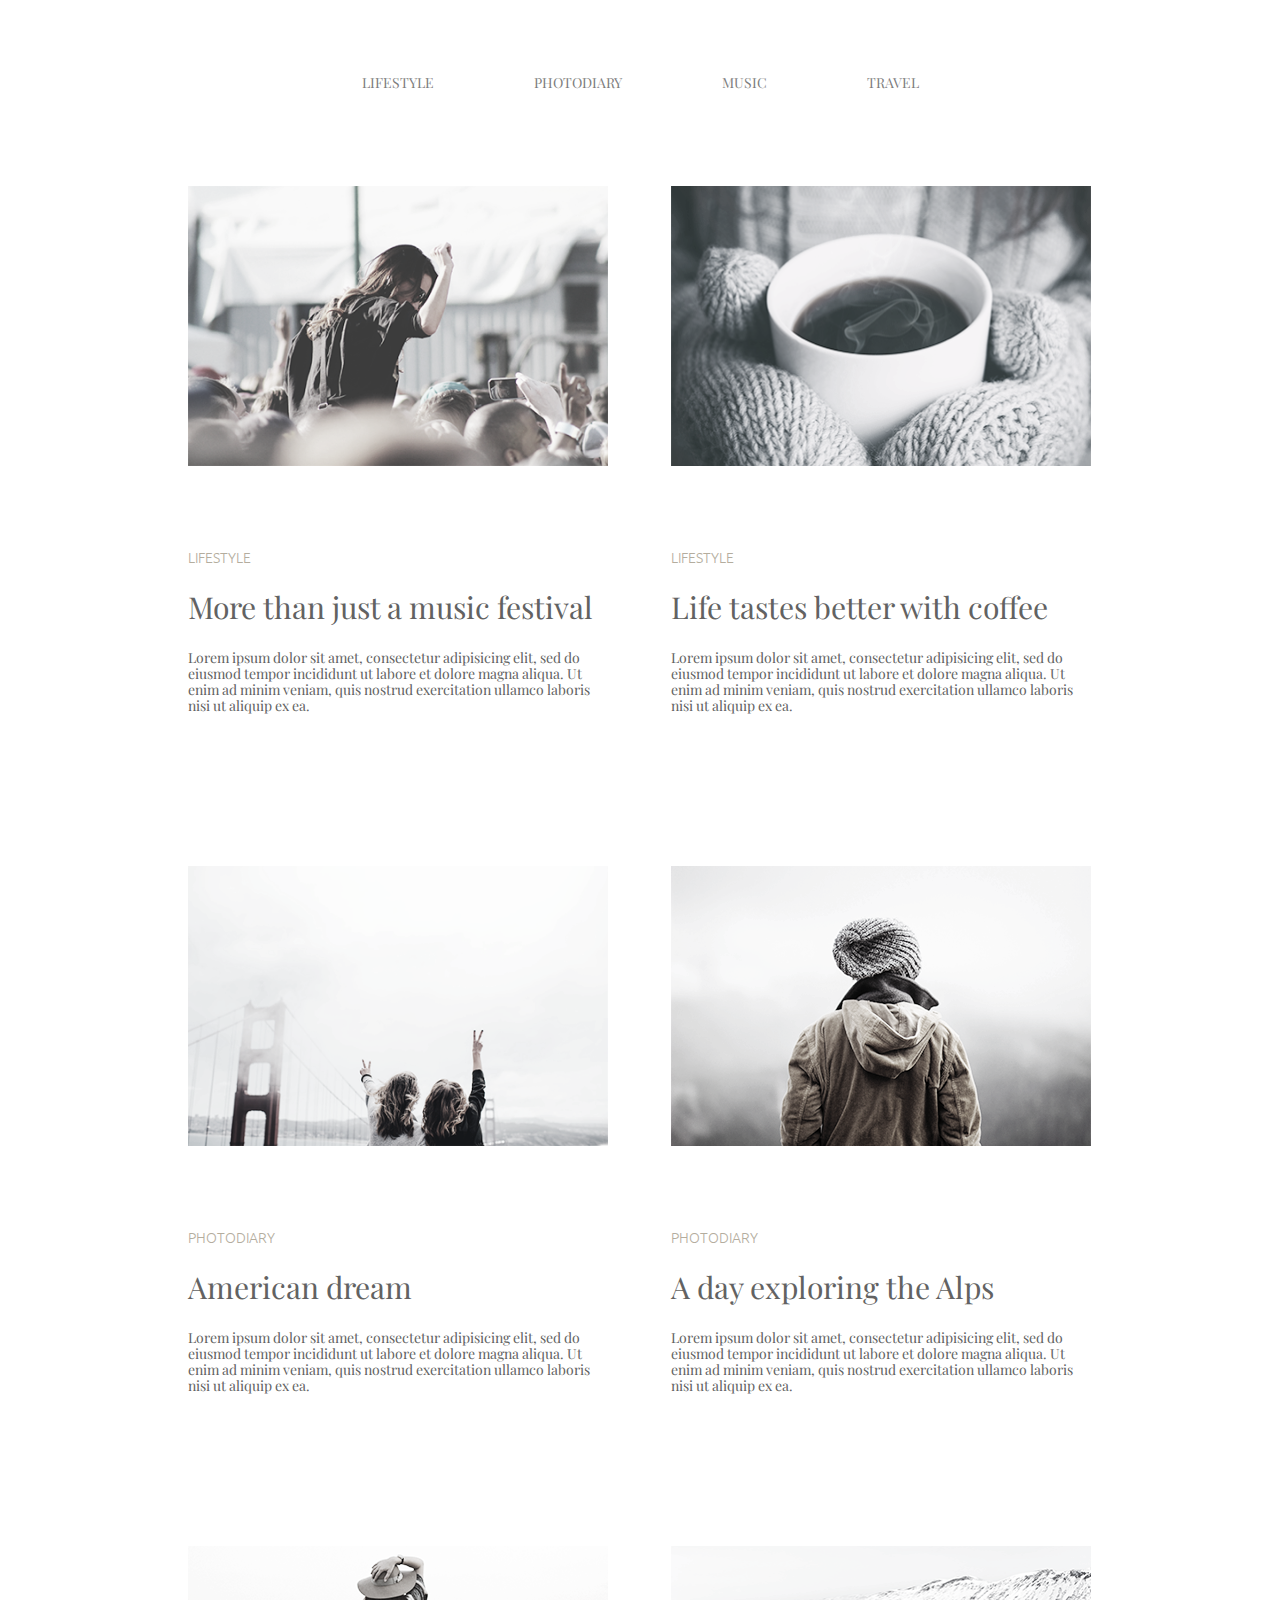
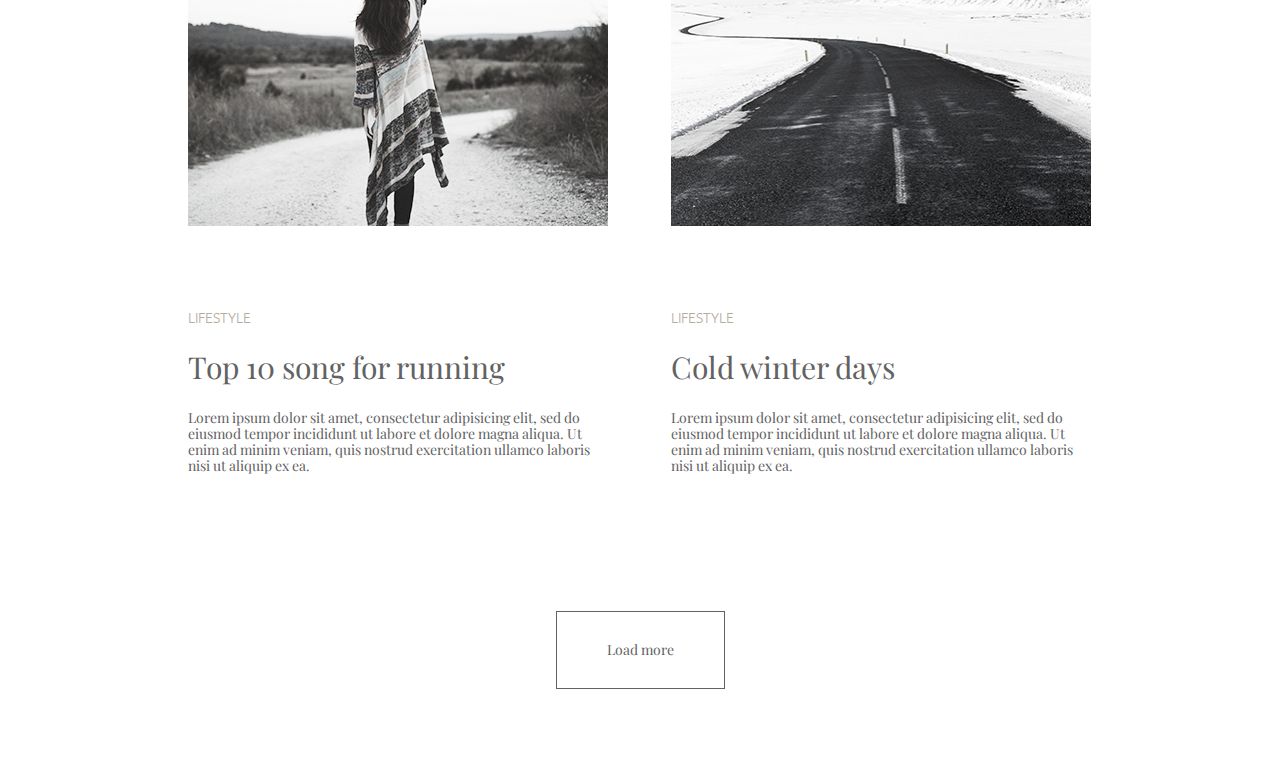
<file: index.html>
<!DOCTYPE html>
<html lang="en">
<head>
    <meta charset="UTF-8">
    <meta name="viewport" content="width=device-width, initial-scale=1.0">
    <title>Photoblog</title>
    <link rel="stylesheet" href="./style.css">
    <link href="https://fonts.googleapis.com/css2?family=Playfair+Display+SC:ital,wght@0,400;0,700;0,900;1,400;1,700;1,900&family=Playfair+Display:ital,wght@0,400..900;1,400..900&family=Ubuntu:ital,wght@0,300;0,400;0,500;0,700;1,300;1,400;1,500;1,700&display=swap" rel="stylesheet">
    <link href="https://cdn.jsdelivr.net/npm/modern-normalize@2.0.0/modern-normalize.min.css" rel="stylesheet">
</head>
<body>
    <header>
        <div class="container">
            <ul class="topic">
                <li class="topic-li"><a class="topic-el" href="#">LIFESTYLE</a></li>
                <li class="topic-li"><a class="topic-el" href="#">PHOTODIARY</a></li>
                <li class="topic-li"><a class="topic-el" href="#">MUSIC</a></li>
                <li class="topic-li"><a class="topic-el" href="#">TRAVEL</a></li>
            </ul>
        </div>
    </header>
    <main>
        <div class="container">
        <div class="content">
            <ul class="card-ul">
                <div class="container-card">
                    <li class="content-el">
                    <img class="photo" src="./img/1 1.png" alt="More than just a music festival" width="420px" height="280px">
                    <p class="content-topic">LIFESTYLE</p>
                    <h2 class="article">More than just a music festival</h2>
                    <p class="lorem">Lorem ipsum dolor sit amet, consectetur adipisicing elit, sed do eiusmod tempor incididunt ut labore et dolore magna aliqua. Ut enim ad minim veniam, quis nostrud exercitation ullamco laboris nisi ut aliquip ex ea.</p>
                    </li>
                </div>
                <div class="container-card">
                    <li class="content-el">
                        <img class="photo" src="./img/2 1.png" alt="Life tastes better with coffee"  width="420px" height="280px">
                        <p class="content-topic">LIFESTYLE</p>
                        <h2 class="article">Life tastes better with coffee</h2>
                        <p class="lorem">Lorem ipsum dolor sit amet, consectetur adipisicing elit, sed do eiusmod tempor incididunt ut labore et dolore magna aliqua. Ut enim ad minim veniam, quis nostrud exercitation ullamco laboris nisi ut aliquip ex ea.</p>
                    </li>
                </div>
                <div class="container-card">
                    <li class="content-el">
                        <img class="photo" src="./img/3 1.png" alt="American dream"  width="420px" height="280px">
                        <p class="content-topic">PHOTODIARY</p>
                        <h2 class="article">American dream</h2>
                        <p class="lorem">Lorem ipsum dolor sit amet, consectetur adipisicing elit, sed do eiusmod tempor incididunt ut labore et dolore magna aliqua. Ut enim ad minim veniam, quis nostrud exercitation ullamco laboris nisi ut aliquip ex ea.</p>
                    </li>
                </div>
                <div class="container-card">
                    <li class="content-el">
                        <img class="photo" src="./img/4 1.png" alt="A day exploring the Alps"  width="420px" height="280px">
                        <p class="content-topic">PHOTODIARY</p>
                        <h2 class="article">A day exploring the Alps</h2>
                        <p class="lorem">Lorem ipsum dolor sit amet, consectetur adipisicing elit, sed do eiusmod tempor incididunt ut labore et dolore magna aliqua. Ut enim ad minim veniam, quis nostrud exercitation ullamco laboris nisi ut aliquip ex ea.</p>
                    </li>
                </div>
                <div class="container-card">
                    <li class="content-el">
                        <img class="photo" src="./img/1 2.png" alt="Top 10 song for running"  width="420px" height="280px">
                        <p class="content-topic">LIFESTYLE</p>
                        <h2 class="article">Top 10 song for running</h2>
                        <p class="lorem">Lorem ipsum dolor sit amet, consectetur adipisicing elit, sed do eiusmod tempor incididunt ut labore et dolore magna aliqua. Ut enim ad minim veniam, quis nostrud exercitation ullamco laboris nisi ut aliquip ex ea.</p>
                    </li>
                </div>
                <div class="container-card">
                    <li class="content-el">
                        <img class="photo" src="./img/2 2.png" alt="Cold winter days"  width="420px" height="280px">
                        <p class="content-topic">LIFESTYLE</p>
                        <h2 class="article">Cold winter days</h2>
                        <p class="lorem">Lorem ipsum dolor sit amet, consectetur adipisicing elit, sed do eiusmod tempor incididunt ut labore et dolore magna aliqua. Ut enim ad minim veniam, quis nostrud exercitation ullamco laboris nisi ut aliquip ex ea.</p>
                    </li>
                </div>
            </ul>
      </div>
    </div>
    </main>
    <footer>
        <button class="main-button" type="button">Load more</button>
    </footer>
</body>
</html>
</file>
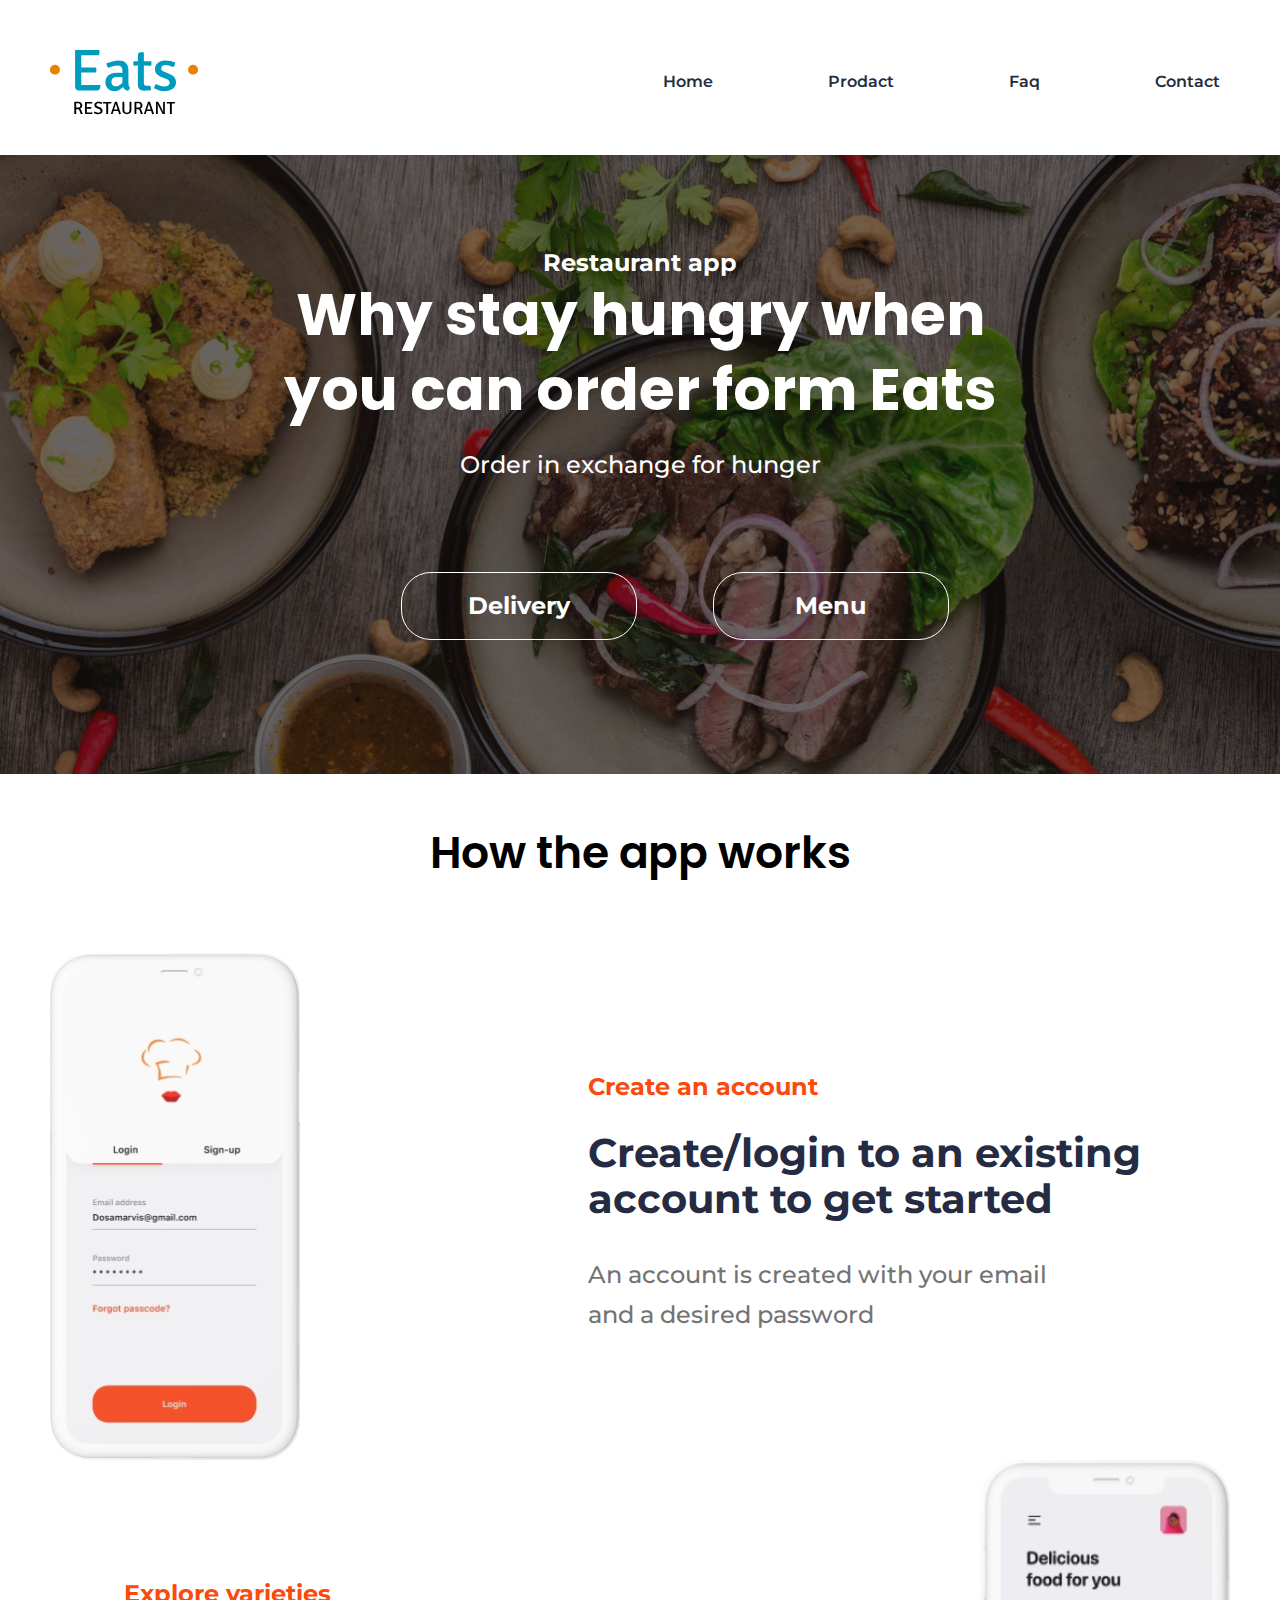
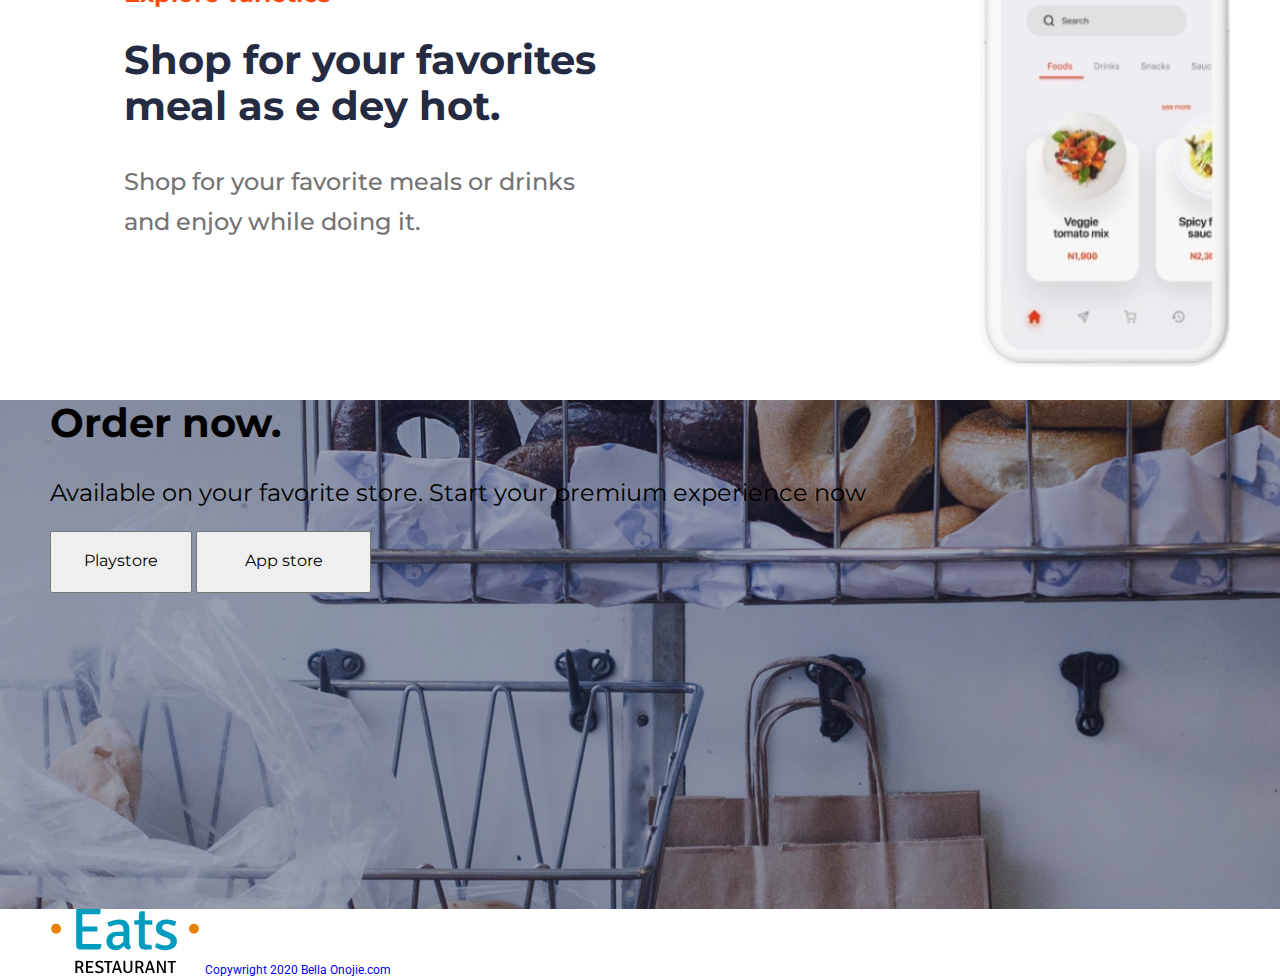
<file: Eats restaurant/index.html>
<!DOCTYPE html>
<html lang="en">
<head>
    <meta charset="UTF-8">
    <meta name="viewport" content="width=device-width, initial-scale=1.0">
    <title>Eats restaurant</title>
    <link href="https://cdn.jsdelivr.net/npm/modern-normalize@2.0.0/modern-normalize.min.css" rel="stylesheet">
    <link href="https://fonts.googleapis.com/css2?family=Montserrat:ital,wght@0,100..900;1,100..900&family=Poppins:ital,wght@0,100;0,200;0,300;0,400;0,500;0,600;0,700;0,800;0,900;1,100;1,200;1,300;1,400;1,500;1,600;1,700;1,800;1,900&family=Roboto:ital,wght@0,100;0,300;0,400;0,500;0,700;0,900;1,100;1,300;1,400;1,500;1,700;1,900&display=swap" rel="stylesheet">
    <link href="https://cdn.jsdelivr.net/npm/bootstrap@5.0.2/dist/css/bootstrap.min.css" rel="stylesheet" integrity="sha384-EVSTQN3/azprG1Anm3QDgpJLIm9Nao0Yz1ztcQTwFspd3yD65VohhpuuCOmLASjC" crossorigin="anonymous">
    <link rel="stylesheet" href="style.css">
</head>
<body> 
    <header> 
        <div class="container">
            <div class="header-items">  
                <img class="logo" src="./img/логотип скачать.svg" width="150px" height="65px">
                    <ul class="navigation-ul">
                        <li><a href="#" class="nav-items">Home</a></li>
                        <li><a href="#" class="nav-items">Prodact</a></li>
                        <li><a href="#" class="nav-items">Faq</a></li>
                        <li><a href="#" class="nav-items">Contact</a></li>
                    </ul>
            </div>
        </div>
    </header>
    <main>
            <div class="article">
                <div class="container">
                    <p class="top-p">Restaurant app</p>
                    <h1>Why stay hungry when <br>you can order form Eats </h1>
                    <p class="down-p">Order in exchange for hunger</p>
                    <button class="butt-top-el" type="button">Delivery</button>
                    <button class="butt-top-el" type="button">Menu</button>
            </div>
        </div>
        <div class="container">
            <section class="main-content">
                <h2 class="content-article">How the app works</h2>
                <ul class="content-ul">
                    <li class="content-item">
                        <img src="./img/app-img1.png" alt="app-login" width="250px" height="507px">
                        <div class="text-content">
                            <p class="decorative-p">Create an account</p>
                            <h2 class="content-h2">Create/login to an existing<br> account to get started</h2>
                            <p class="content-p">An account is created with your email<br> and a desired password</p>
                        </div>
                    </li>
                    <li class="content-item">
                        <img src="./img/app-img2.png" alt="app-main page" width="250px" height="507px">
                        <div class="text-content">
                            <p class="decorative-p">Explore varieties</p>
                            <h2 class="content-h2">Shop for your favorites<br> meal as e dey hot.</h2>
                            <p class="content-p">Shop for your favorite meals or drinks<br> and enjoy while doing it.</p>
                        </div>
                    </div>
                    </li>
                </ul>
            </section>
            <div class="pt-5 my-4 text-center" style="font-family: Montserrat; background-image: url(./img/background-bottom.png); background-repeat:no-repeat; background-size: cover; height: 509px;">
                <div class="container">
                <h2 class="text-center fw-bolder mt-5 mb-3 text-light" style="font-size: 40px;">Order now.</h2>
                <p class=" text-center text-light fw-medium" style="font-size: 24px;">Available on your favorite store. Start your premium experience now</p>
                <button class="bottom-button mt-3 mr-5 text-light fw-bolder bg-transparent border border-1 border-light rounded-3" style="font-family:Montserrat; font-size: 16px;  height: 62px;  width: 142px;">Playstore</button>
                <button class="bottom-button mt-3 ml-5 text-light fw-bolder bg-transparent border border-1 border-light rounded-3" style="font-family:Montserrat; font-size: 16px;  height: 62px;  width: 175px;">App store</button>
            </div>
            </div>
    </main>
    <footer>
        <div class="container">
            <div class="d-flex justify-content-between align-items-center py-3 mb-2">
                <img class="logo" src="./img/логотип скачать.svg" width="150px" height="65px">
                <a href="#" class=" fw-bolder link-secondary" style=" font-family: Roboto; font-size: 12px;">Copywright 2020 Bella Onojie.com</a>    
            
        </div>
    </div>
    </footer>
    <script src="https://cdn.jsdelivr.net/npm/@popperjs/core@2.9.2/dist/umd/popper.min.js" integrity="sha384-IQsoLXl5PILFhosVNubq5LC7Qb9DXgDA9i+tQ8Zj3iwWAwPtgFTxbJ8NT4GN1R8p" crossorigin="anonymous"></script> 
    <script src="https://cdn.jsdelivr.net/npm/bootstrap@5.0.2/dist/js/bootstrap.min.js" integrity="sha384-cVKIPhGWiC2Al4u+LWgxfKTRIcfu0JTxR+EQDz/bgldoEyl4H0zUF0QKbrJ0EcQF" crossorigin="anonymous"></script>
</body>
</html>
</file>
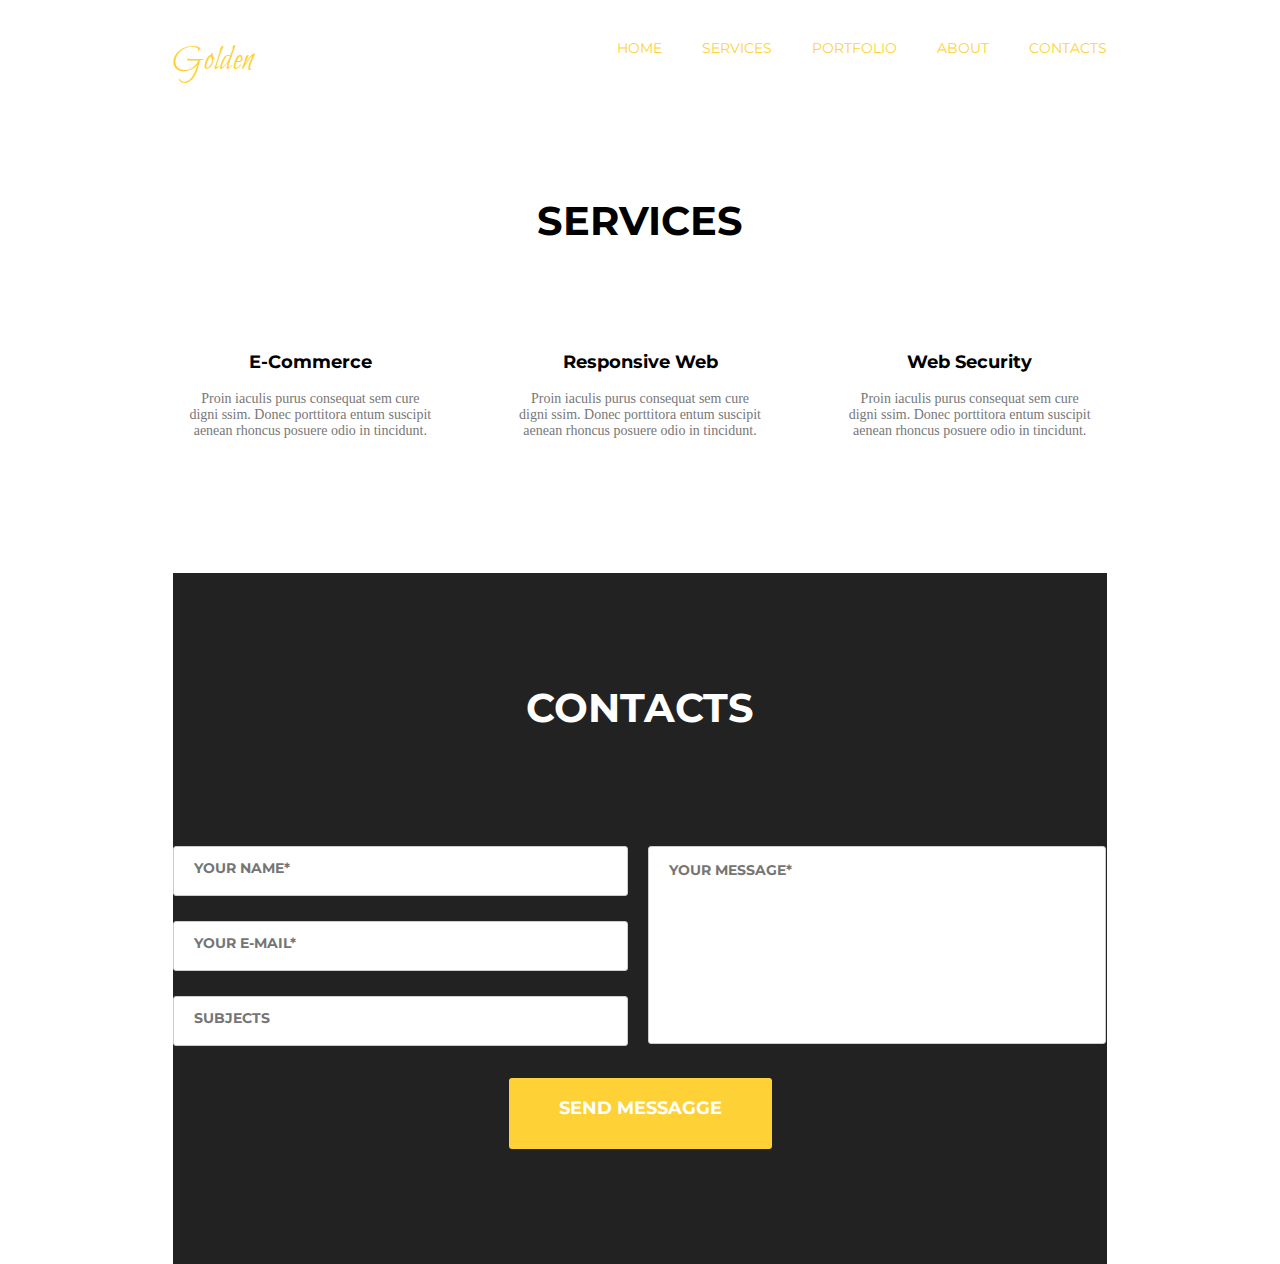
<file: golden/index.html>
<!DOCTYPE html>
<html lang="uk">
    <head>
        <title>Golden-services</title>
        <meta charset="UTF-8">
        <meta name="keywords" content="">
        <link href="https://cdn.jsdelivr.net/npm/modern-normalize@2.0.0/modern-normalize.min.css" rel="stylesheet">
        <link href="https://fonts.googleapis.com/css2?family=Bilbo+Swash+Caps&family=Montserrat:ital,wght@0,100..900;1,100..900&family=Roboto+Slab:wght@100..900&display=swap" rel="stylesheet">
        <link rel="stylesheet" href="./style.css">
    </head>
    <body>
        <div class="container">
            <header>
                    <a class="logo" href="">Golden</a> 
                    <ul class="navigation">
                        <li class="nav-li"><a href="">Home</a></li>
                        <li class="nav-li"><a href="">Services</a></li>
                        <li class="nav-li"><a href="">Portfolio</a></li>
                        <li class="nav-li"><a href="">About</a></li>
                        <li class="nav-li"><a href="">Contacts</a></li>
                    </ul>
            </header>
            <main>
                <h1 class="title-content">SERVICES</h1>
                <ul class="services">
                    <li class="serv-li">
                        <h3 class="articles">E-Commerce</h3>
                        <p class="description">Proin iaculis purus consequat sem cure<br> digni ssim. Donec porttitora entum suscipit aenean rhoncus posuere odio in tincidunt.</p>
                    </li>
                    <li class="serv-li">
                        <h3 class="articles">Responsive Web</h3>
                        <p class="description">Proin iaculis purus consequat sem cure <br>digni ssim. Donec porttitora entum suscipit aenean rhoncus posuere odio in tincidunt.</p>
                    </li>
                    <li class="serv-li">
                        <h3 class="articles">Web Security</h3>
                        <p class="description">Proin iaculis purus consequat sem cure<br> digni ssim. Donec porttitora entum suscipit aenean rhoncus posuere odio in tincidunt.</p>
                    </li>
                </ul>
            </main>
            <footer>
                <h1 class="title-content">CONTACTS</h1>
                <form>
                    <div class="forms">
                        <label>
                            <input class="forms-el" type="text" name="username" placeholder="YOUR NAME*">
                        </label>
                        <label>
                            <input class="forms-el" type="email" placeholder="YOUR E-MAIL*">
                        </label>
                        <label>
                            <input class="forms-el" type="text" placeholder="SUBJECTS">
                        </label>
                    </div>
                    <label>
                        <textarea class="comment" placeholder="YOUR MESSAGE*" rows="10"></textarea>
                    </label>
                </form>
                <button type="submit">SEND MESSAGGE</button>
            </footer>
        </div>
    </body>
    </html>
</file>
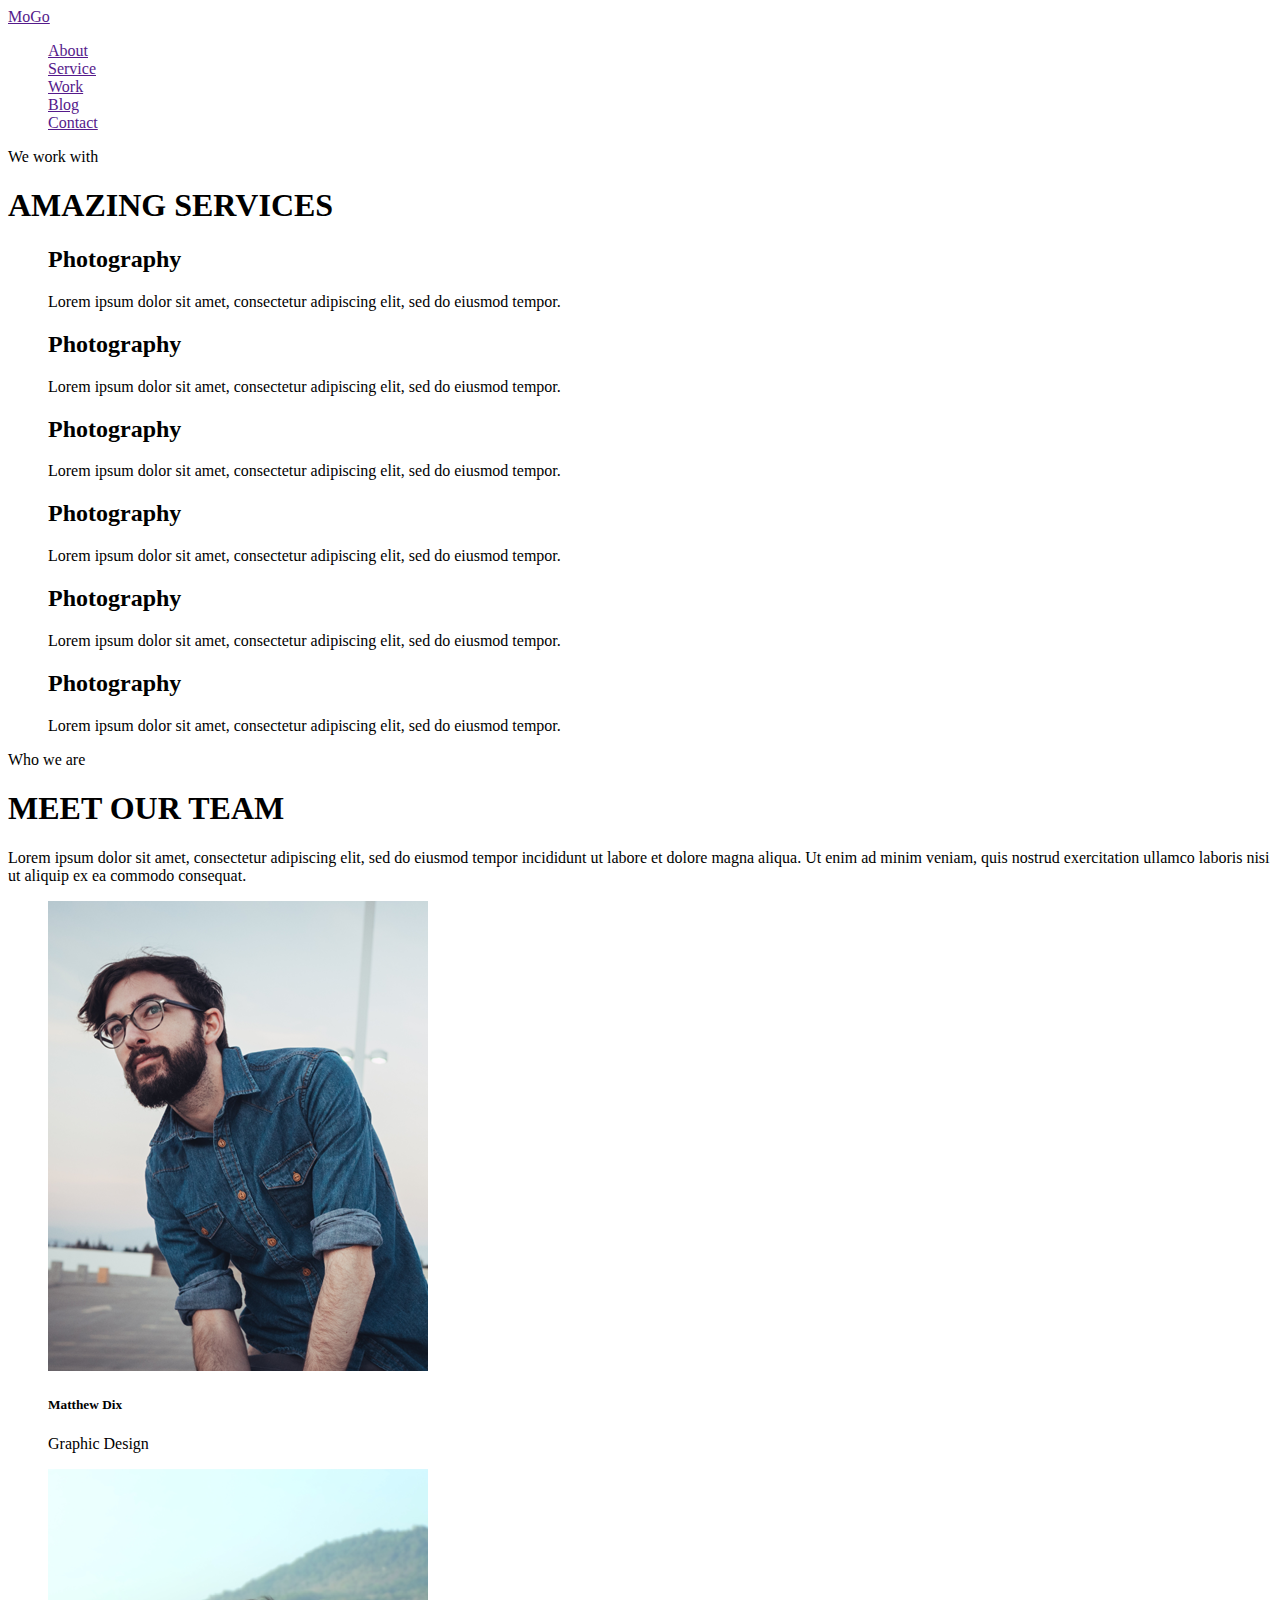
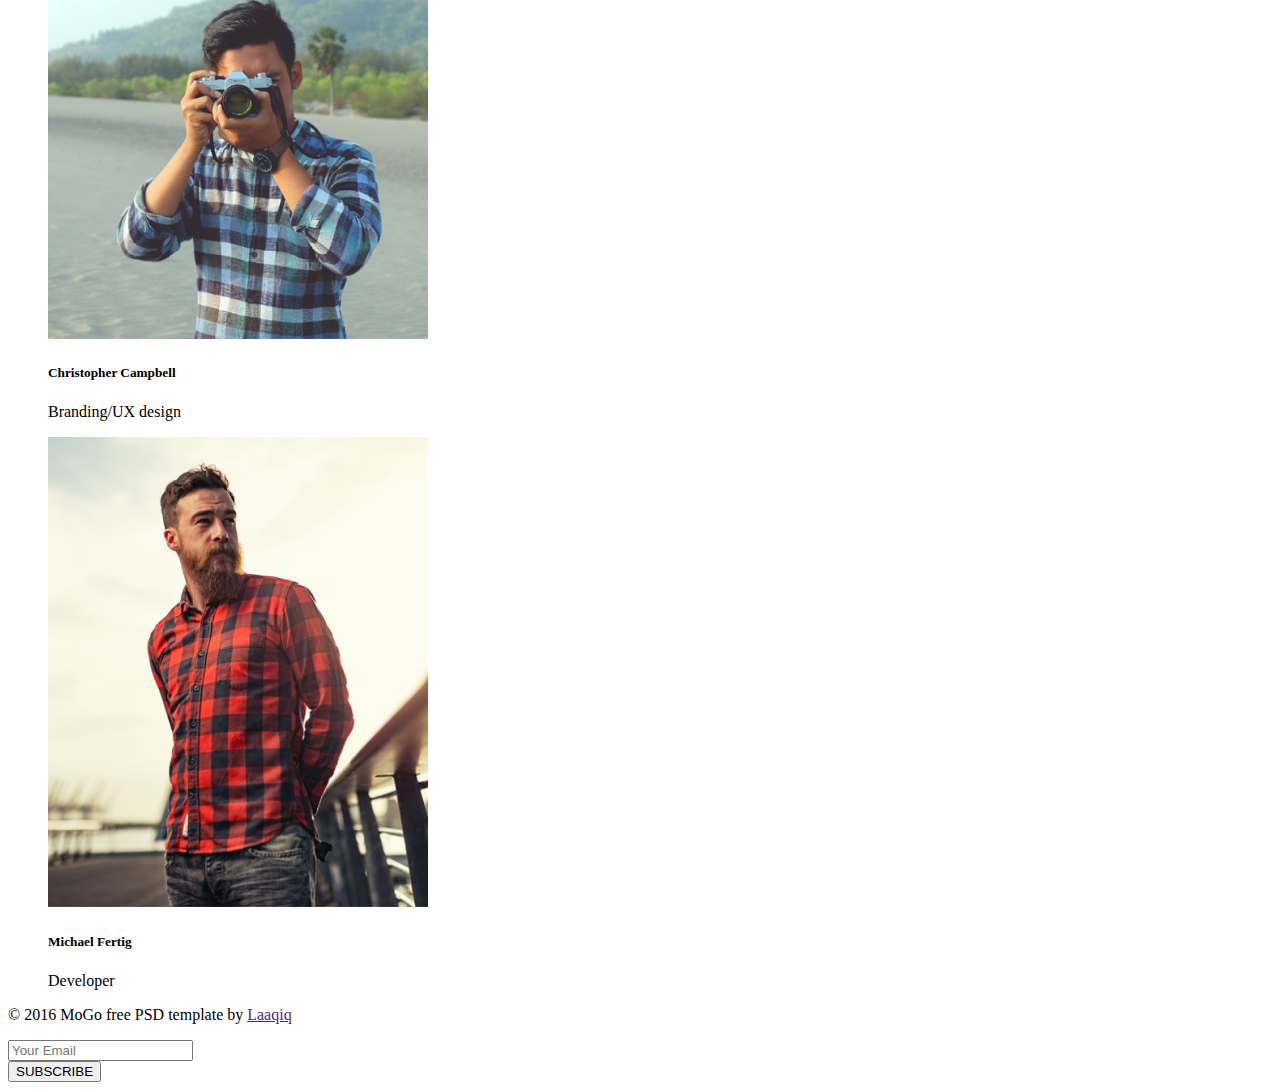
<file: mogo/index2.html>
<!DOCTYPE html>
<html lang="uk">
    <head>
        <title>Mogo</title>
        <meta charset="UTF-8">
        <meta name="keywords" content="">
        <link rel="stylesheet" href="./style.css">
        <link href="https://fonts.googleapis.com/css2?family=Kaushan+Script&family=Montserrat:ital,wght@0,100..900;1,100..900&family=Roboto:ital,wght@0,100;0,300;0,400;0,500;0,700;0,900;1,100;1,300;1,400;1,500;1,700;1,900&display=swap" rel="stylesheet">
    </head>
    <body>
<header>
    <a href="">MoGo</a>
    <nav>
        <ul>
            <li><a href="">About</a></li>
            <li><a href="">Service</a></li>
            <li><a href="">Work</a></li>
            <li><a href="">Blog</a></li>
            <li><a href="">Contact</a></li>
        </ul>
    </nav>
</header>
<main>
    <section>
    <p>We work with</p>
    <h1>AMAZING SERVICES</h1>
    <ul>
        <li>
            <h2>Photography</h2>
            <p>Lorem ipsum dolor sit amet, consectetur adipiscing elit, sed do eiusmod tempor.</p>
        </li>
        <li>
            <h2>Photography</h2>
        <p>Lorem ipsum dolor sit amet, consectetur adipiscing elit, sed do eiusmod tempor.</p>
        </li>
        <li>
            <h2>Photography</h2>
            <p>Lorem ipsum dolor sit amet, consectetur adipiscing elit, sed do eiusmod tempor.</p>
        </li>
        <li>
            <h2>Photography</h2>
            <p>Lorem ipsum dolor sit amet, consectetur adipiscing elit, sed do eiusmod tempor.</p>
        </li>
        <li>
            <h2>Photography</h2>
            <p>Lorem ipsum dolor sit amet, consectetur adipiscing elit, sed do eiusmod tempor.</p>
         </li>
        <li>
            <h2>Photography</h2>
            <p>Lorem ipsum dolor sit amet, consectetur adipiscing elit, sed do eiusmod tempor.</p>
         </li>
    </ul>
</section>
<section>
    <p>Who we are</p>
    <h1> MEET OUR TEAM</h1>
    <p>Lorem ipsum dolor sit amet, consectetur adipiscing elit, sed do eiusmod tempor incididunt ut labore et dolore magna aliqua. Ut enim ad minim veniam, quis nostrud exercitation ullamco laboris nisi ut aliquip ex ea commodo consequat. </p>
<ul>
    <li>
        <img src="./img/first-man1.png" alt="Matthew Dix">
        <h5>Matthew Dix</h5>
        <p>Graphic Design</p>
    </li>
    <li>
        <img src="./img/second-man1(1).png" alt="Christopher Campbell">
        <h5>Christopher Campbell</h5>
        <p>Branding/UX design</p>
    </li>
    <li>
        <img src="./img/third-man1.png" alt="Michael Fertig">
        <h5>Michael Fertig</h5>
        <p>Developer</p>
    </li>
</ul>
</section>
</main>
<footer>
    <p> &#169; 2016 MoGo free PSD template by <a href="">Laaqiq</a></p>  
    <form>
    <input type="email" placeholder="Your Email">
    </form>
    <button type="submit">SUBSCRIBE</button>
</footer>
    </body>
    </html>
</file>
<file: style.css>
:root{
    --first-color:#626262;
    --second-color: #7D7D7D;
    --decorative-color: #B4AD9E;
    --hover-color: #03A9F4;
}
ul{
    list-style: none;
    padding-inline-start:0px;
}
a{
    text-decoration: none;
}
.container{
    max-width: 905px;
    margin: 0 auto;
}
.topic{
    font-family: Playfair Display;
    font-size: 14px;
    font-weight: 400px;
    display: flex;
    justify-content: center;
    gap: 100px;
    margin-top: 75px;
    margin-bottom: 95px;
}
.topic-el{
    color: var(--second-color);
}
.topic-el:hover{
    color: var(--hover-color);
}
.card-ul{
    display: flex;
    flex-wrap: wrap;
    row-gap: 130px;
    column-gap: 63px;  
}
.container-card{
    height: 550px;
    width: 420px ;
}
.content-topic{
    font-family: Ubuntu;
    font-weight: 300;
    font-size: 14px;
    color: var(--decorative-color);
    padding-top: 65px;
}
.article{
    font-family: Playfair Display; 
    font-weight: 400;
    font-size: 30px;
    color: var(--first-color);
}
.lorem{
    font-family: Playfair Display; 
    font-weight: 400;
    font-size: 14px;
    color: var(--first-color);
}
.main-button{
    font-family: Playfair Display; 
    font-weight: 400;
    font-size: 14px;
    color: var(--first-color);
    background-color: #FFFFFF;
    border: 1px solid var(--first-color);
    padding: 30px 50px;
    display: block;
    margin: 0 auto;
    margin-top: 115px;
    margin-bottom:70px ;
}
</file>
<file: Eats restaurant/style.css>
:root{
    --dark-text:#252B42;
    --decorative-color:#FA4A0C;
    --white-text:#FFFFFF;
    --grey-text:#737373;
}
.container{
    width: 1180px;
    margin: 0 auto;
}
a{
    text-decoration: none;
}
ul{
    list-style-type: none;
    margin: 0;
    padding: 0;
}
.header-items{
    display: flex;
    justify-content: space-between;
    gap: 465px;
    margin-top: 50px;
    margin-bottom: 40px;
}
.navigation-ul{
    display: flex;
    align-items: center;
    gap: 115px;
    font-family: "Montserrat";
    font-weight: 600;
    font-size: 16px ;
    margin-right: 165px;
    width: 580px;
}
.nav-items{
    color: var(--dark-text);
}
.nav-items:hover{
    color: var(--decorative-color);
    cursor: pointer;
}
.article{ 
    height: 619px;
    background-image: url(./img/background-top.png);
    background-size: cover;
    background-repeat: no-repeat;
    width: 100%;
    text-align: center;
    padding-top: 70px;
    color: var(--white-text);
}
.top-p{
    font-family: "Montserrat";
    font-weight: 700;
    font-size: 24px;
    margin-bottom: 0px;
}
.article h1{
    font-family: "Poppins";
    font-size: 58px;
    font-weight: 700;
    line-height: 75px;
    margin: 0;
}
.down-p{
    font-family: "Montserrat";
    font-size: 24px;
    font-weight: 500;
}
.butt-top-el{ 
    font-family: "Montserrat";
    font-size: 24px;
    font-weight: 700;
    color: var(--white-text);
    background-color: inherit;
    border:1px solid var(--white-text);
    border-radius: 30px;
    width: 236px;
    height: 68px; 
    margin-left: 70px;
    margin-top: 70px;
    margin-bottom: 300px;
}
.butt-top-el:hover , .bottom-button:hover{
    background-color: var(--decorative-color);
    border: none;
}

.main-content{
    margin-top: 54px;
}
.content-article{
    font-family: "Poppins";
    font-size: 44px;
    font-weight: 600;
    text-align: center;
    margin-bottom: 74px;
}
.content-item{
    display: flex;
    justify-content: baseline;
}
.text-content{
    font-family: "Montserrat";
    align-self: center;
    width: 568px;
}
.decorative-p{
    font-size: 24px;
    font-weight: 700;
    color: var(--decorative-color);
    line-height: 20px;
}
.content-h2{
    font-size: 40px;
    font-weight: 700;
    color: var(--dark-text);
}
.content-p{
    font-size: 24px;
    font-weight: 500;
    color: var(--grey-text);
    line-height: 40px;
}
.content-item:nth-child(2n){
    flex-direction: row-reverse;
}
.content-item:nth-child(2n) .text-content{
    margin-right: 288px;
}
.content-item:nth-child(2n+1) .text-content{
    margin-left: 288px;
}
/* .bottom{
    font-family:  "Montserrat";
    text-align: center;
    color: var(--white-text);
    background-image: url(./img/background-bottom.png);
    background-repeat: no-repeat;
    background-size: cover;
    height: 509px;
    padding-top: 125px;
    margin-top: 190px;
    margin-bottom: 75px;
} */
/* .bottom > h2{
    font-size: 40px;
    font-weight: 700;
} */
/* .bottom-button{
    font-family: "Montserrat";
    font-size: 16px;
    font-weight: 700;
    height: 62px;
    color: var(--white-text);
    background-color: inherit;
    border: 1px solid var(--white-text);
    border-radius: 10px;
    margin-top: 48px;
} */
/* .bottom-button:last-child{
    width: 175px;
} */
/* .bottom-button:nth-child(2n+1){
    width: 142px;
    margin-right: 15px;
} */
/* footer .address{
    font-family: "Roboto";
    font-size: 12px;
    font-weight: 700;
    color: #5C5C5C;
} */
/* .footer-el{
    display: flex;
    justify-content: space-between;
    align-items: center;
    padding-top: 36px;
    padding-bottom: 31px;
    margin-bottom: 25px;
} */
</file>
<file: golden/style.css>
:root{
    --decorative-color:#FED136;
    --main-color:#222222;
    --gray-text:#777777;
}
ul{
    list-style-type: none;
    margin: 0;
    padding: 0;
}
a{
    text-decoration: none;
}
.container{
    width: 934px;
    margin: 0 auto;
}
header{
    display: flex;
    justify-content: space-between;
    padding-top: 40PX;
    padding-bottom: 90px;
}
.navigation{
    display: flex;
    gap: 40px;
}
.logo{
    font-family: Bilbo Swash Caps;
    font-size: 36px;
    font-weight: 400;
    color: var(--decorative-color);
}
.nav-li{
    font-family: Montserrat;
    font-size: 14px;
    font-weight: 400;
    text-transform:uppercase;
}
.navigation a{
    color: var(--decorative-color);
}
.title-content{
    font-family: Montserrat;
    font-size: 40px;
    font-weight: 700;
    text-align: center;
}
.services{
    display: flex;
    gap: 55px;
    margin-top: 90px;
    margin-bottom: 120px;
}
.articles{
    font-family: Montserrat ;
    font-size: 18px;
    font-weight: 700;
    text-align: center;
}
.description{
    font-family: RobotoSlab;
    font-size: 14px;
    font-weight: 400;
    color: var(--gray-text);
    text-align: center;
}
form{
    display: flex;
    gap: 20px; 
    margin-top: 115px;
}
.forms{
    display: flex;
    flex-direction: column;
    gap: 25px;
}
.forms-el{
    font-family: Montserrat;
    font-size: 14px;
    font-weight: 700;
    border: 1px #CCCCCC solid;
    border-radius: 3px;
    width: 455px;
    height: 50px;
    padding-top: 15px;
    padding-bottom: 20px;
    padding-left: 20px;
}
.comment{
    font-family: Montserrat;
    font-size: 14px;
    font-weight: 700;
    border: 1px #CCCCCC solid;
    border-radius: 3px;
    padding-top: 15px;
    padding-bottom: 20px;
    padding-left: 20px;
    width: 458px;
    resize: none;
}
button{
    font-family:  Montserrat;
    font-size: 18px;
    font-weight: 700;
    color: #FFFFFF;
    background-color: var(--decorative-color);
    border: none;
    border-radius: 3px;
    display: block;
    margin: 0 auto;
    padding: 20px 50px 30px;
    margin-top: 30px;
}
footer{
    padding-top: 85px;
    padding-bottom: 115px;
    background-color: var(--main-color);
}
footer .title-content{
    color: #FFFFFF;
}
</file>
<file: mogo/style.css>
li{
    list-style-type: none;
}
:root{
    --first-color:#B6B6B6;
    --second-color: #333333;
    --third--color:#95E1D3;
    --decorative-color:#F38181;
}
</file>
